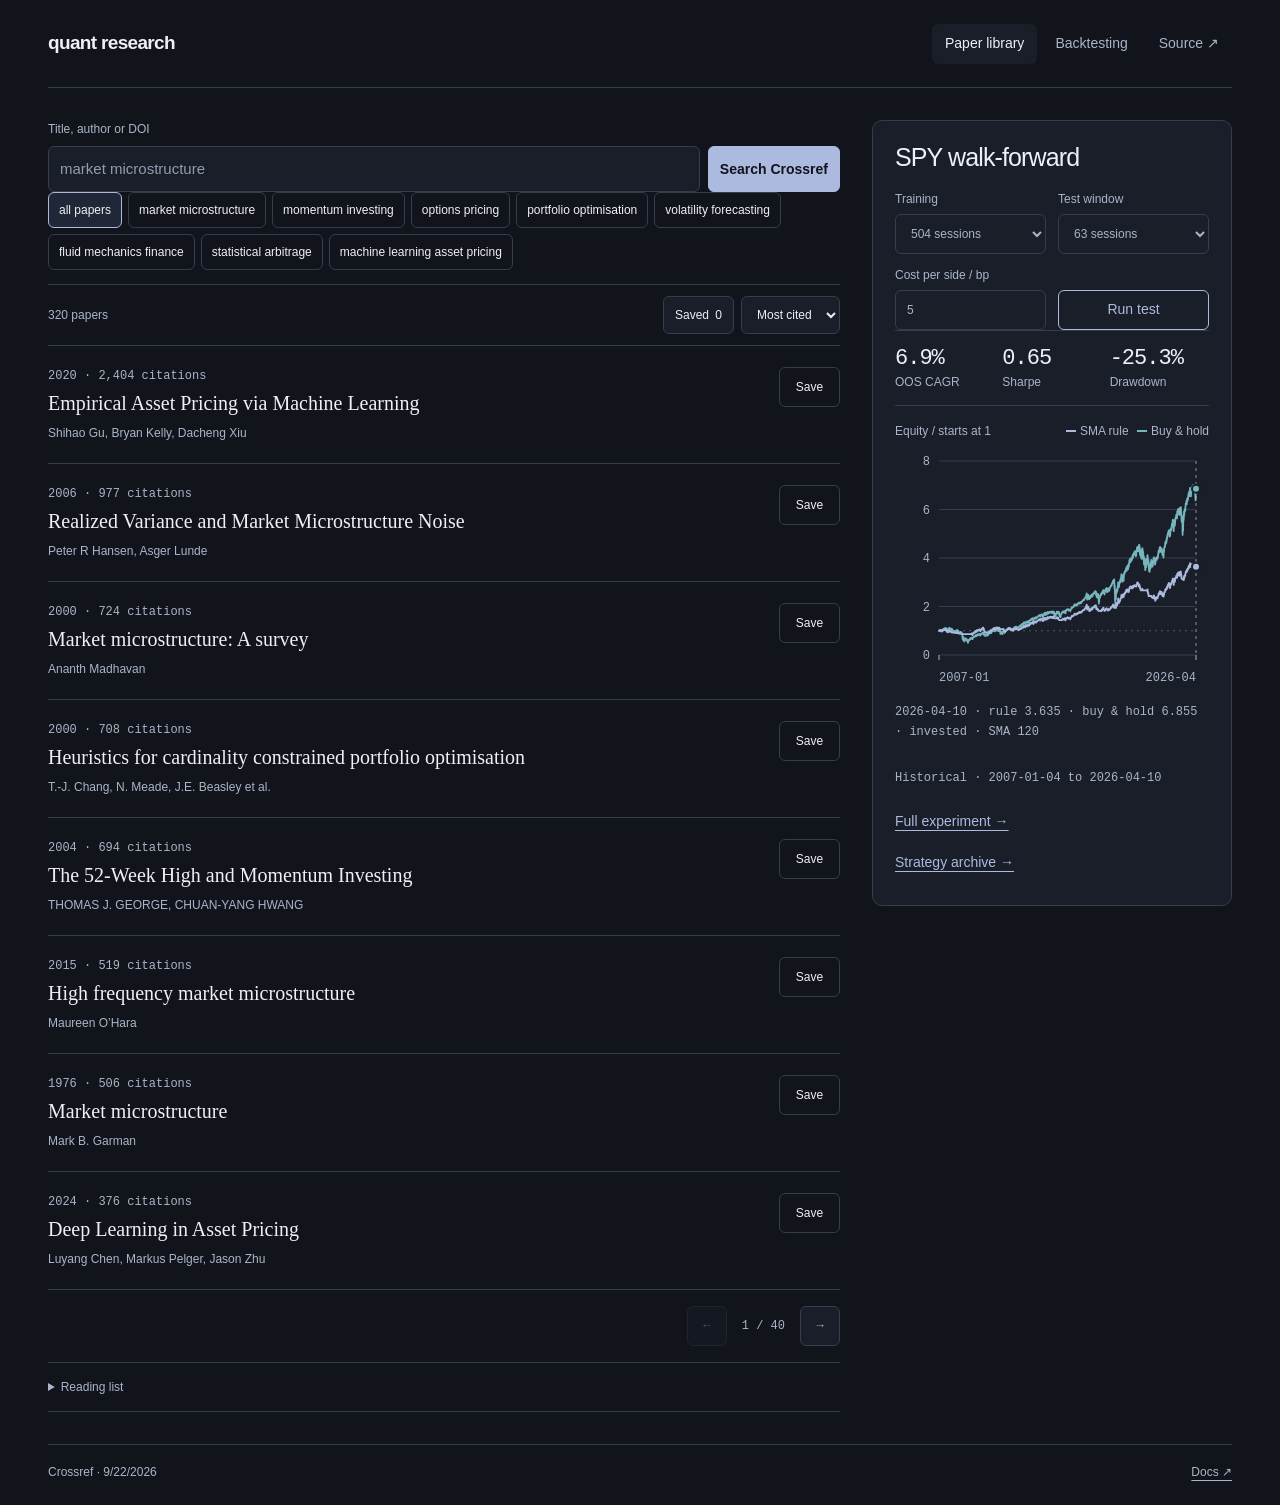
<file: examples/portfolio/index.html>
<!doctype html>
<html lang="en">
<head><meta charset="utf-8"><meta name="viewport" content="width=device-width,initial-scale=1"><meta name="theme-color" content="#11141b"><title>Quant research | Paper library</title><link rel="icon" href="favicon.svg" type="image/svg+xml"><link rel="stylesheet" href="style.css"></head>
<body>
<a class="skip" href="#query">Skip to paper search</a>
<header class="site-header"><a class="brand" href="./">quant research</a><nav aria-label="Research workflow"><a href="./" aria-current="page">Paper library</a><a href="backtesting/">Backtesting</a><a href="https://github.com/LolStar123/quant-research-scraper">Source &#8599;</a></nav></header>
<main>

<div class="research-desk">
<section class="library" aria-label="Paper library">
<form id="search-form"><label for="query">Title, author or DOI</label><div class="search-row"><input id="query" type="search" placeholder="market microstructure" autocomplete="off"><button id="live" class="primary">Search Crossref</button></div><p id="status" role="status">Loading the bundled library...</p></form>
<div id="topics" class="topics" aria-label="Topic filters"></div>
<div class="result-tools"><p id="count"></p><div><button id="saved-filter" aria-pressed="false">Saved <b id="saved-count">0</b></button><select id="sort" aria-label="Order papers"><option value="citations">Most cited</option><option value="year">Newest</option><option value="title">Title A-Z</option></select></div></div>
<section id="papers" aria-label="Paper results"></section>
<nav class="pagination" aria-label="Paper pages"><button id="previous" aria-label="Previous page">&#8592;</button><span id="page-number"></span><button id="next" aria-label="Next page">&#8594;</button></nav>
<details class="reading-list"><summary>Reading list</summary><div><button id="export-bib">Export BibTeX</button><button id="export-json">Export JSON</button><label class="import-label" for="import">Import JSON<input id="import" type="file" accept=".json,application/json"></label></div></details>
</section>
<aside class="walk-forward" aria-labelledby="forward-title">
<div class="forward-head"><h2 id="forward-title">SPY walk-forward</h2></div>
<div class="experiment-inputs"><label for="forward-training">Training<select id="forward-training"><option value="252">252 sessions</option><option value="504" selected>504 sessions</option><option value="756">756 sessions</option></select></label><label for="forward-testing">Test window<select id="forward-testing"><option value="21">21 sessions</option><option value="63" selected>63 sessions</option><option value="126">126 sessions</option></select></label><label for="forward-cost">Cost per side / bp<input id="forward-cost" type="number" value="5" min="0" max="1000" step="1"></label><button id="run-test" disabled>Run test</button></div>
<p id="forward-state" class="panel-note" role="status">Loading prices...</p>
<div id="forward-stats" aria-label="Out-of-sample statistics"></div>
<div class="plot-label"><span>Equity / starts at 1</span><span><i class="strategy-key"></i>SMA rule <i class="benchmark-key"></i>Buy &amp; hold</span></div>
<div id="forward-chart" tabindex="0" role="group" aria-label="Inspect historical equity" aria-describedby="forward-cursor"></div><p id="forward-cursor" class="chart-cursor"></p>
<p id="forward-window" class="data-note"></p><a class="detail-link" href="backtesting/">Full experiment &#8594;</a>
<a class="detail-link" href="backtesting/#archive">Strategy archive &#8594;</a>
</aside>
</div>
<footer><span id="provenance"></span><a href="https://github.com/LolStar123/quant-research-scraper/blob/main/PROVENANCE.md">Docs &#8599;</a></footer>
</main><script type="module" src="app.mjs"></script>
</body></html>
</file>
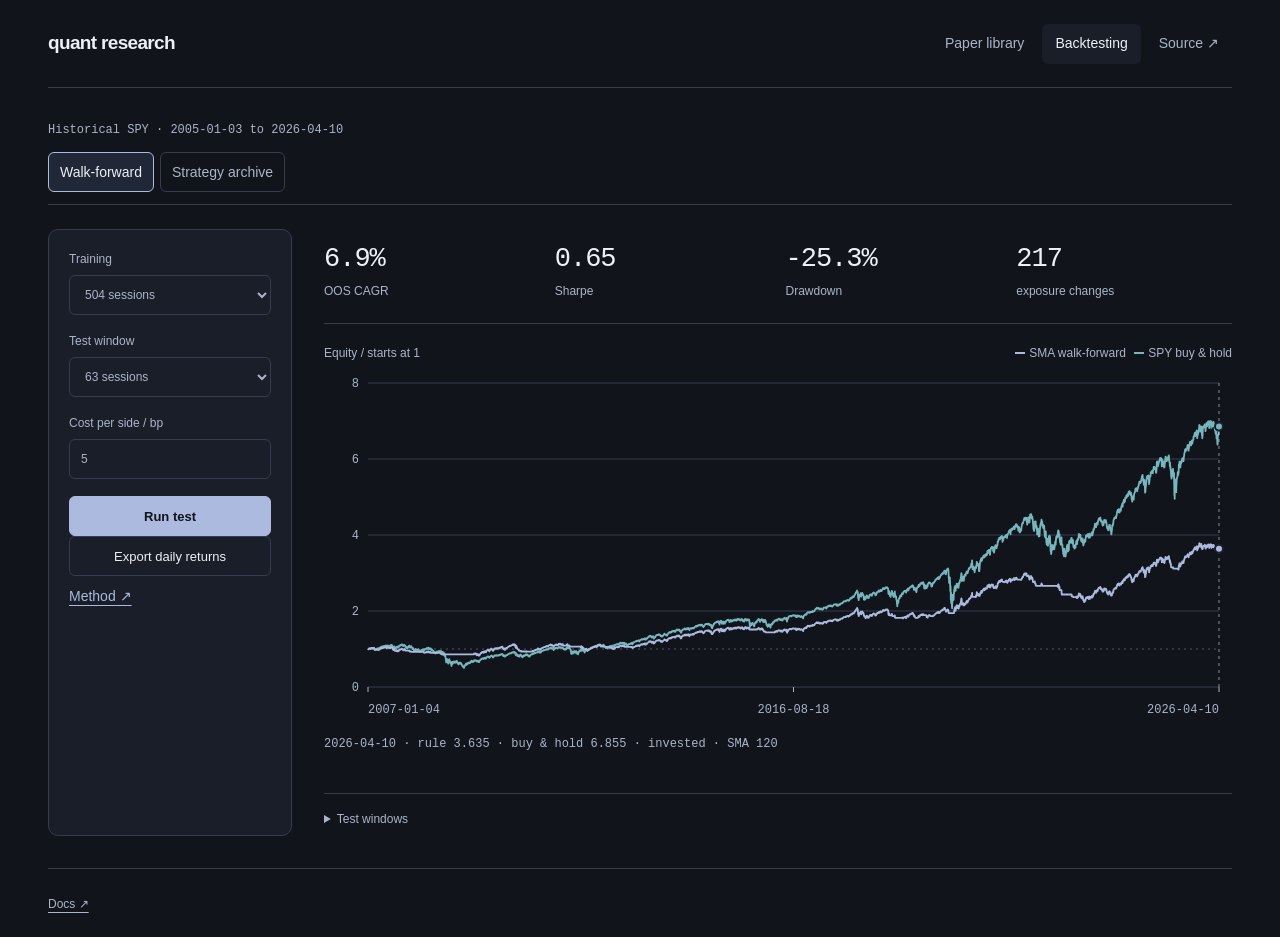
<file: examples/portfolio/backtesting/index.html>
<!doctype html><html lang="en"><head><meta charset="utf-8"><meta name="viewport" content="width=device-width,initial-scale=1"><meta name="theme-color" content="#11141b"><title>Quant research | Walk-forward experiment</title><link rel="icon" href="../favicon.svg" type="image/svg+xml"><link rel="stylesheet" href="../style.css"><link rel="stylesheet" href="style.css"></head><body>
<a class="skip" href="#training">Skip to experiment settings</a>
<header class="site-header"><a class="brand" href="../">quant research</a><nav aria-label="Research workflow"><a href="../">Paper library</a><a href="./" aria-current="page">Backtesting</a><a href="https://github.com/LolStar123/quant-research-scraper">Source &#8599;</a></nav></header>
<main><p id="source" class="data-note" role="status">Loading historical prices...</p>
<nav class="view-tabs" aria-label="Experiment views"><button data-tab="experiment" aria-pressed="true" class="active">Walk-forward</button><button data-tab="archive" aria-pressed="false" disabled>Strategy archive</button></nav>
<section id="experiment"><div class="workspace"><aside class="settings"><label for="training">Training<select id="training"><option value="252">252 sessions</option><option value="504" selected>504 sessions</option><option value="756">756 sessions</option></select></label><label for="testing">Test window<select id="testing"><option value="21">21 sessions</option><option value="63" selected>63 sessions</option><option value="126">126 sessions</option></select></label><label for="cost">Cost per side / bp<input id="cost" type="number" value="5" min="0" max="1000" step="1"></label><button id="run" class="primary" disabled>Run test</button><p id="run-state" role="status" class="panel-note">Waiting for prices.</p><button id="download" disabled>Export daily returns</button><a class="detail-link" href="https://github.com/LolStar123/quant-research-scraper/blob/main/README.md">Method &#8599;</a></aside>
<article class="experiment-results"><div id="stats" aria-label="Out-of-sample statistics"></div><div class="plot-label"><span>Equity / starts at 1</span><span><i class="strategy-key"></i>SMA walk-forward <i class="benchmark-key"></i>SPY buy &amp; hold</span></div><div id="chart" tabindex="0" role="group" aria-label="Inspect historical equity" aria-describedby="cursor"></div><p id="cursor" class="chart-cursor"></p><details class="decisions"><summary>Test windows</summary><div class="table-wrap"><table><thead><tr><th>Trained through</th><th>Next test period</th><th>Chosen rule</th><th>Training Sharpe</th></tr></thead><tbody id="windows"></tbody></table></div></details></article></div></section>
<section id="archive" hidden><div class="archive-tools"><label for="search">Strategy or paper<input id="search" type="search" placeholder="calendar, volatility, risk parity"></label><label for="sort">Order<select id="sort"><option value="combined_rank">Combined rank</option><option value="wf1_sharpe">Full-period Sharpe</option><option value="wf2_ret">Stress-window return</option></select></label></div><p id="archive-count" class="panel-note"></p><div class="table-wrap"><table><thead><tr><th>Strategy / source paper</th><th>Full CAGR</th><th>Full Sharpe</th><th>Max drawdown</th><th>Stress return</th></tr></thead><tbody id="strategies"></tbody></table></div></section>
<footer><a href="https://github.com/LolStar123/quant-research-scraper/blob/main/research/backtesting/PROVENANCE.md">Docs &#8599;</a></footer></main><script type="module" src="app.mjs"></script></body></html>
</file>
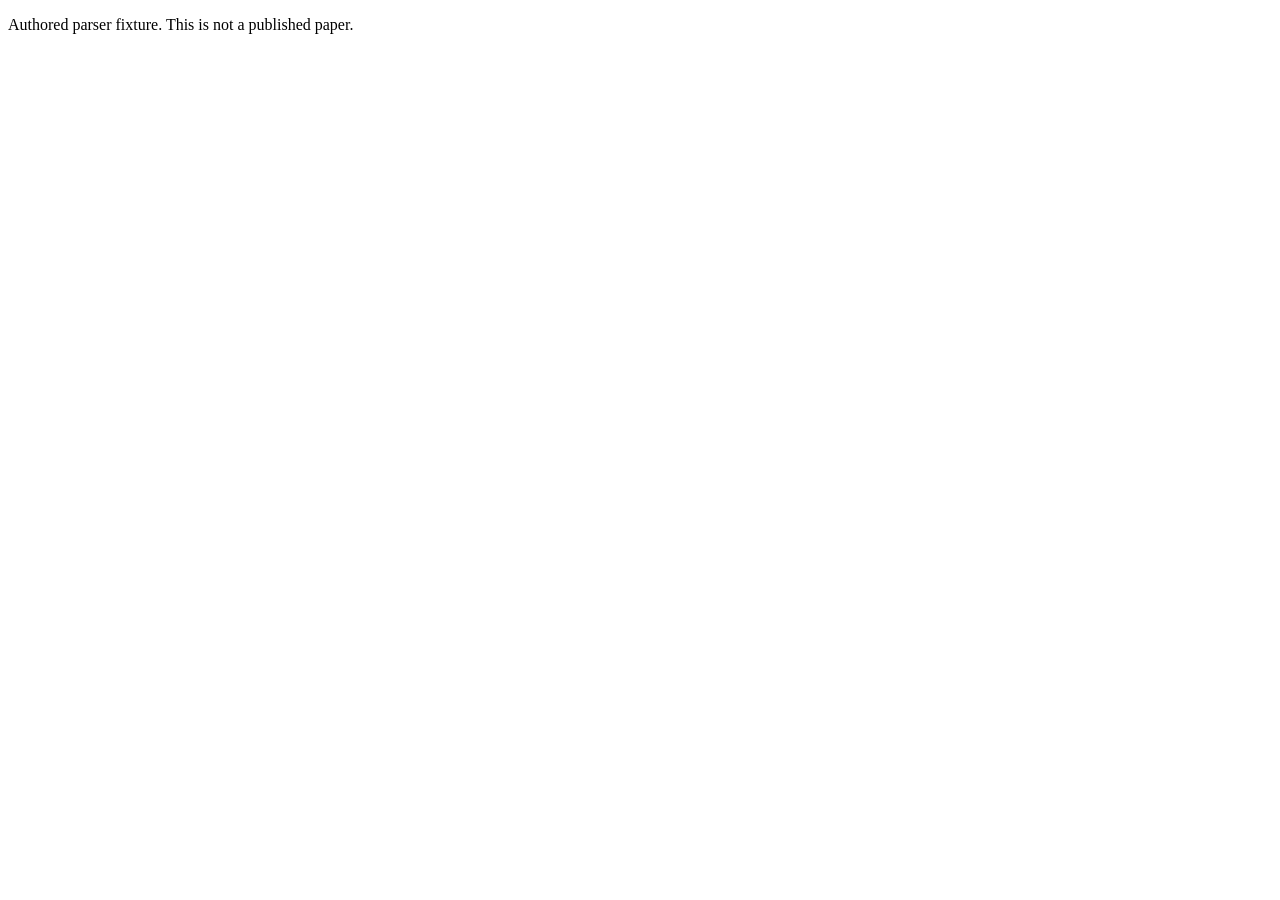
<file: collector/paper.html>
<!doctype html><html lang="en"><head><meta charset="utf-8"><title>Authored metadata fixture</title>
<meta name="citation_title" content="Momentum after costs">
<meta name="citation_author" content="Example Researcher">
<meta name="citation_doi" content="10.example/momentum">
<meta name="citation_publication_date" content="2023-06-01">
</head><body><p>Authored parser fixture. This is not a published paper.</p></body></html>
</file>
<file: examples/portfolio/style.css>
:root {
    color-scheme:dark;
    --bg:#11141b;
    --panel:#191e29;
    --raised:#202737;
    --line:#343d50;
    --ink:#edf0f5;
    --muted:#aab5c9;
    --accent:#acbadf;
    --benchmark:#77b6bd;
    --danger:#efadab;
    font-family:"Segoe UI",Arial,sans-serif
}
* {
    box-sizing:border-box
}
body {
    margin:0;
    background:var(--bg);
    color:var(--ink);
    font-size:14px;
    line-height:1.5
}
a {
    color:inherit;
    text-underline-offset:4px
}
button,input,select {
    font:inherit;
    color:inherit;
    border:1px solid var(--line);
    border-radius:6px;
    min-height:40px;
    background:var(--panel);
    padding:8px 11px;
    max-width:100%
}
button {
    cursor:pointer;
    transition:background-color 120ms,border-color 120ms
}
button:hover:not(:disabled) {
    background:var(--raised);
    border-color:var(--accent)
}
button:disabled {
    opacity:.4;
    cursor:default
}
input,select {
    width:100%;
    min-width:0
}
input::placeholder {
    color:#929db2
}
:focus-visible {
    outline:2px solid var(--accent);
    outline-offset:3px
}
.primary {
    background:var(--accent);
    color:var(--bg);
    border-color:var(--accent);
    font-weight:650
}
.primary:hover:not(:disabled) {
    background:#c2ccE5
}
.site-header,main {
    width:min(1184px,calc(100% - 64px));
    margin:auto
}
.site-header {
    display:flex;
    align-items:center;
    justify-content:space-between;
    gap:24px;
    min-height:88px;
    border-bottom:1px solid var(--line)
}
.brand {
    text-decoration:none;
    font-size:19px;
    font-weight:650;
    letter-spacing:-.035em
}
.brand span {
    display:block;
    font-size:12px;
    font-weight:400;
    letter-spacing:0;
    color:var(--muted);
    margin-top:2px
}
.site-header nav {
    display:flex;
    gap:5px;
    align-items:center
}
.site-header nav a {
    min-height:40px;
    padding:9px 13px;
    color:var(--muted);
    text-decoration:none;
    border-radius:6px
}
.site-header nav a[aria-current=page] {
    color:var(--ink);
    background:var(--panel)
}
.site-header nav a:hover {
    color:var(--ink)
}
main {
    padding:32px 0 24px
}
.page-heading {
    display:flex;
    justify-content:space-between;
    align-items:end;
    gap:40px;
    padding-bottom:30px
}
.eyebrow {
    margin:0 0 9px;
    font:12px/1.5 Consolas,monospace;
    color:var(--muted)
}
h1 {
    margin:0;
    font-size:36px;
    line-height:1.14;
    font-weight:560;
    letter-spacing:-.04em
}
.page-heading>p {
    max-width:340px;
    margin:0;
    color:var(--muted);
    font-size:15px;
    line-height:1.7
}
.research-desk {
    display:grid;
    grid-template-columns:minmax(0,1fr) 360px;
    gap:32px;
    align-items:start
}
.library {
    min-width:0
}
label {
    font-size:12px;
    color:var(--muted)
}
form>label {
    display:block;
    margin-bottom:8px
}
.search-row {
    display:grid;
    grid-template-columns:minmax(0,1fr) auto;
    gap:8px
}
.search-row input {
    min-height:46px;
    font-size:15px
}
.search-row button {
    min-height:46px
}
#status {
    margin:8px 0 16px;
    min-height:18px;
    color:var(--muted);
    font-size:12px
}
.topics {
    display:flex;
    flex-wrap:wrap;
    gap:6px;
    margin-bottom:14px
}
.topics button {
    padding:7px 10px;
    min-height:36px;
    font-size:12px;
    background:transparent
}
.topics button[aria-pressed=true] {
    color:var(--ink);
    background:var(--raised);
    border-color:var(--accent)
}
.result-tools {
    display:flex;
    align-items:center;
    justify-content:space-between;
    gap:12px;
    border-block:1px solid var(--line);
    padding:11px 0
}
.result-tools p {
    margin:0;
    font-size:12px;
    color:var(--muted)
}
.result-tools>div {
    display:flex;
    gap:7px;
    align-items:center
}
.result-tools button,.result-tools select {
    font-size:12px;
    min-height:38px;
    width:auto
}
.result-tools button[aria-pressed=true] {
    border-color:var(--accent);
    color:var(--accent)
}
#saved-count {
    font-weight:500;
    margin-left:3px
}
.paper {
    display:grid;
    grid-template-columns:minmax(0,1fr) auto;
    align-items:start;
    gap:20px;
    padding:21px 0;
    border-bottom:1px solid var(--line)
}
.paper .meta {
    font:12px/1.5 Consolas,monospace;
    color:var(--muted);
    margin:0 0 5px
}
.paper h2 {
    font:400 20px/1.3 Georgia,serif;
    margin:0 0 8px;
    overflow-wrap:anywhere
}
.paper h2 a {
    text-decoration:none
}
.paper h2 a:hover {
    text-decoration:underline;
    text-decoration-color:var(--accent)
}
.paper p {
    color:var(--muted);
    font-size:12px;
    margin:0
}
.paper>button {
    font-size:12px;
    background:transparent;
    min-width:61px
}
.paper>button[aria-pressed=true] {
    color:var(--accent);
    border-color:var(--accent)
}
.pagination {
    display:flex;
    justify-content:flex-end;
    align-items:center;
    gap:15px;
    margin:16px 0;
    color:var(--muted);
    font:12px Consolas,monospace
}
.pagination button {
    width:40px
}
.reading-list {
    border-block:1px solid var(--line);
    color:var(--muted);
    font-size:12px
}
.reading-list summary {
    cursor:pointer;
    padding:15px 0
}
.reading-list>div {
    display:flex;
    flex-wrap:wrap;
    gap:8px;
    padding-bottom:8px
}
.reading-list button {
    font-size:12px
}
.reading-list .import-label {
    display:inline-flex;
    align-items:center;
    position:relative;
    border:1px solid var(--line);
    border-radius:6px;
    min-height:40px;
    padding:8px 11px;
    color:var(--ink);
    cursor:pointer
}
.import-label input {
    position:absolute;
    inset:0;
    opacity:0;
    cursor:pointer
}
.import-label:focus-within {
    outline:2px solid var(--accent);
    outline-offset:3px
}
.walk-forward {
    min-width:0;
    background:var(--panel);
    border:1px solid var(--line);
    border-radius:10px;
    padding:22px
}
.forward-head h2 {
    font-size:25px;
    line-height:1.15;
    font-weight:520;
    letter-spacing:-.035em;
    margin:0 0 18px
}
.panel-note {
    color:var(--muted);
    font-size:12px;
    line-height:1.65;
    margin:12px 0
}
.experiment-inputs {
    display:grid;
    grid-template-columns:1fr 1fr;
    gap:12px
}
.experiment-inputs label {
    display:grid;
    gap:6px;
    min-width:0
}
.experiment-inputs button {
    align-self:end;
    border-color:var(--accent);
    color:var(--accent)
}
#forward-state {
    min-height:40px
}
#status:empty,#forward-state:empty {
    display:none
}
#forward-stats {
    display:grid;
    grid-template-columns:repeat(3,1fr);
    gap:8px;
    border-block:1px solid var(--line);
    padding:14px 0
}
#forward-stats strong {
    display:block;
    font:22px/1.3 Consolas,monospace;
    color:var(--ink);
    letter-spacing:-1px
}
#forward-stats small {
    display:block;
    font-size:12px;
    color:var(--muted)
}
.plot-label {
    display:flex;
    flex-wrap:wrap;
    gap:5px 16px;
    justify-content:space-between;
    color:var(--muted);
    font-size:12px;
    margin:16px 0 5px
}
.plot-label i {
    display:inline-block;
    width:10px;
    height:2px;
    vertical-align:middle;
    margin:0 4px 3px 5px
}
.strategy-key {
    background:var(--accent)
}
.benchmark-key {
    background:var(--benchmark)
}
#forward-chart {
    width:100%;
    min-height:240px;
    touch-action:pan-y
}
.equity-plot svg {
    display:block;
    width:100%;
    height:auto
}
.chart-cursor {
    min-height:51px;
    color:var(--muted);
    font:12px/1.6 Consolas,monospace;
    margin:8px 0 14px
}
.chart-cursor b {
    color:var(--ink);
    font-weight:400
}
.data-note {
    font:12px/1.7 Consolas,monospace;
    color:var(--muted);
    margin:0 0 12px
}
.detail-link {
    display:block;
    padding:10px 0;
    color:var(--accent);
    font-size:14px
}
.boundary-note {
    border-top:1px solid var(--line);
    padding-top:14px;
    margin-top:10px;
    color:var(--muted);
    font-size:12px;
    line-height:1.7
}
footer {
    display:flex;
    justify-content:space-between;
    gap:20px;
    border-top:1px solid var(--line);
    margin-top:32px;
    padding-top:18px;
    color:var(--muted);
    font-size:12px
}
.skip {
    position:absolute;
    left:20px;
    top:-90px;
    background:var(--raised);
    padding:10px;
    z-index:4
}
.skip:focus {
    top:10px
}
[hidden] {
    display:none!important
}
@media(max-width:1000px) {
    .research-desk {
        grid-template-columns:minmax(0,1fr) 340px;
        gap:24px
    }
    .site-header,main {
        width:calc(100% - 40px)
    }
}
@media(max-width:900px) {
    .research-desk {
        display:flex;
        flex-direction:column
    }
    .library {
        display:contents
    }
    .walk-forward {
        order:2;
        width:100%;
        margin:4px 0 12px
    }
    .library>form,.library>.topics {
        order:-1;
        width:100%
    }
    .library>.result-tools,.library>#papers,.library>.pagination,.library>.reading-list {
        order:1;
        width:100%
    }
    .experiment-inputs {
        grid-template-columns:repeat(4,minmax(0,1fr))
    }
    #forward-chart {
        min-height:0
    }
    .page-heading {
        gap:25px
    }
}
@media(max-width:560px) {
    .site-header,main {
        width:calc(100% - 28px)
    }
    .site-header {
        align-items:start;
        flex-direction:column;
        gap:14px;
        padding:18px 0 12px
    }
    .site-header nav {
        gap:3px;
        flex-wrap:wrap
    }
    .site-header nav a {
        padding:8px 10px;
        font-size:13px
    }
    .page-heading {
        display:block;
        padding-bottom:24px
    }
    .page-heading>p {
        margin-top:16px;
        font-size:14px
    }
    h1 {
        font-size:32px
    }
    .search-row {
        grid-template-columns:1fr
    }
    .topics button {
        min-height:40px
    }
    .walk-forward {
        padding:18px
    }
    .experiment-inputs {
        grid-template-columns:1fr 1fr
    }
    .forward-head h2 br {
        display:none
    }
    .forward-head h2 {
        font-size:25px
    }
    .result-tools {
        flex-wrap:wrap
    }
    .result-tools>div {
        margin-left:auto
    }
    .paper {
        gap:12px;
        padding:19px 0
    }
    .paper h2 {
        font-size:20px
    }
    footer {
        display:block;
        line-height:1.8
    }
    footer a {
        display:block;
        margin-top:8px
    }
}
@media(prefers-reduced-motion:reduce) {
    * {
        transition:none!important;
        scroll-behavior:auto!important
    }
}
</file>
<file: examples/portfolio/backtesting/style.css>
.page-heading h1 {
    font-size:34px
}
.page-heading>p {
    max-width:290px;
    font-size:12px
}
.view-tabs {
    display:flex;
    gap:6px;
    margin:0 0 24px;
    border-bottom:1px solid var(--line);
    padding-bottom:12px
}
.view-tabs button {
    background:transparent;
    color:var(--muted)
}
.view-tabs .active {
    background:var(--raised);
    color:var(--ink);
    border-color:var(--accent)
}
.workspace {
    display:grid;
    grid-template-columns:244px minmax(0,1fr);
    gap:32px
}
.settings {
    min-width:0;
    border:1px solid var(--line);
    border-radius:10px;
    background:var(--panel);
    padding:20px
}
.settings h2 {
    font-size:19px;
    letter-spacing:-.02em;
    margin:0 0 20px;
    font-weight:550
}
.settings>label {
    display:grid;
    gap:7px;
    margin:0 0 17px
}
.settings>button {
    width:100%;
    font-size:13px
}
.settings #run-state {
    margin:12px 0
}
.settings #run-state:empty {
    display:none
}
.settings>.detail-link {
    grid-column:1/-1
}
.experiment-results {
    min-width:0
}
#stats {
    display:grid;
    grid-template-columns:repeat(4,minmax(0,1fr));
    gap:15px;
    padding:13px 0 23px;
    border-bottom:1px solid var(--line)
}
#stats strong {
    display:block;
    font:27px/1.3 Consolas,monospace;
    letter-spacing:-1px
}
#stats small {
    display:block;
    font-size:12px;
    color:var(--muted);
    margin-top:5px
}
#chart {
    width:100%;
    min-height:250px;
    touch-action:pan-y
}
.plot-label {
    margin-top:20px
}
.chart-cursor {
    min-height:38px
}
.method,.decisions,.data-notes {
    color:var(--muted);
    font-size:12px
}
.method {
    margin-top:22px;
    border-top:1px solid var(--line);
    padding-top:15px
}
.method p,.data-notes p {
    font-size:12px;
    line-height:1.8
}
.method summary,.decisions summary,.data-notes summary {
    cursor:pointer;
    padding:8px 0
}
.decisions {
    border-top:1px solid var(--line);
    margin-top:20px;
    padding-top:8px
}
.table-wrap {
    overflow:auto;
    max-width:100%;
    border:1px solid var(--line);
    border-radius:6px;
    margin-top:12px
}
.decisions .table-wrap {
    max-height:400px
}
table {
    width:100%;
    border-collapse:collapse;
    font:12px/1.6 Consolas,monospace
}
th,td {
    padding:13px 15px;
    border-bottom:1px solid var(--line);
    text-align:right;
    white-space:nowrap
}
th {
    background:var(--panel);
    font-weight:400;
    color:var(--muted);
    position:sticky;
    top:0
}
th:first-child,td:first-child {
    text-align:left
}
td small {
    display:block;
    white-space:normal;
    color:var(--muted);
    font:12px/1.6 "Segoe UI",sans-serif;
    max-width:430px;
    margin-top:5px
}
.archive-intro {
    max-width:710px
}
.archive-intro h2 {
    font-size:25px;
    font-weight:520;
    letter-spacing:-.02em;
    margin:0 0 8px
}
.archive-intro p {
    font-size:14px;
    line-height:1.8;
    color:var(--muted)
}
.archive-tools {
    display:flex;
    gap:16px;
    max-width:700px;
    margin-top:24px
}
.archive-tools label {
    display:grid;
    gap:8px;
    flex:1;
    min-width:0
}
#archive th:first-child,#archive td:first-child {
    min-width:330px;
    white-space:normal
}
.data-notes {
    max-width:800px
}
footer>a {
    white-space:nowrap;
    align-self:start;
    padding-top:8px
}
@media(max-width:1000px) {
    .workspace {
        grid-template-columns:220px minmax(0,1fr);
        gap:24px
    }
    #stats {
        grid-template-columns:1fr 1fr;
        gap:16px
    }
    #stats strong {
        font-size:25px
    }
}
@media(max-width:800px) {
    .workspace {
        display:block
    }
    .settings {
        display:grid;
        grid-template-columns:1fr 1fr;
        gap:12px 16px;
        margin-bottom:24px
    }
    .settings h2,.settings .method {
        grid-column:1/-1;
        margin:0
    }
    .settings>label {
        margin:0
    }
    .settings #run-state {
        grid-column:1/-1;
        min-height:0;
        margin:0
    }
    .settings .method {
        margin-top:2px
    }
    .settings>button {
        align-self:end
    }
    .experiment-results {
        width:100%
    }
    .page-heading {
        align-items:start
    }
    .page-heading h1 {
        font-size:30px
    }
}
@media(max-width:560px) {
    .view-tabs {
        flex-wrap:wrap
    }
    .view-tabs button {
        font-size:13px
    }
    .page-heading h1 {
        font-size:30px
    }
    .page-heading>p {
        max-width:none
    }
    .settings {
        padding:17px
    }
    .archive-tools {
        flex-direction:column;
        gap:12px
    }
    #stats {
        padding-top:0
    }
    .plot-label {
        line-height:1.8
    }
    .data-notes {
        width:100%
    }
    th,td {
        padding:12px;
        font-size:12px
    }
    footer>a {
        display:block;
        margin-top:10px
    }
}
</file>
